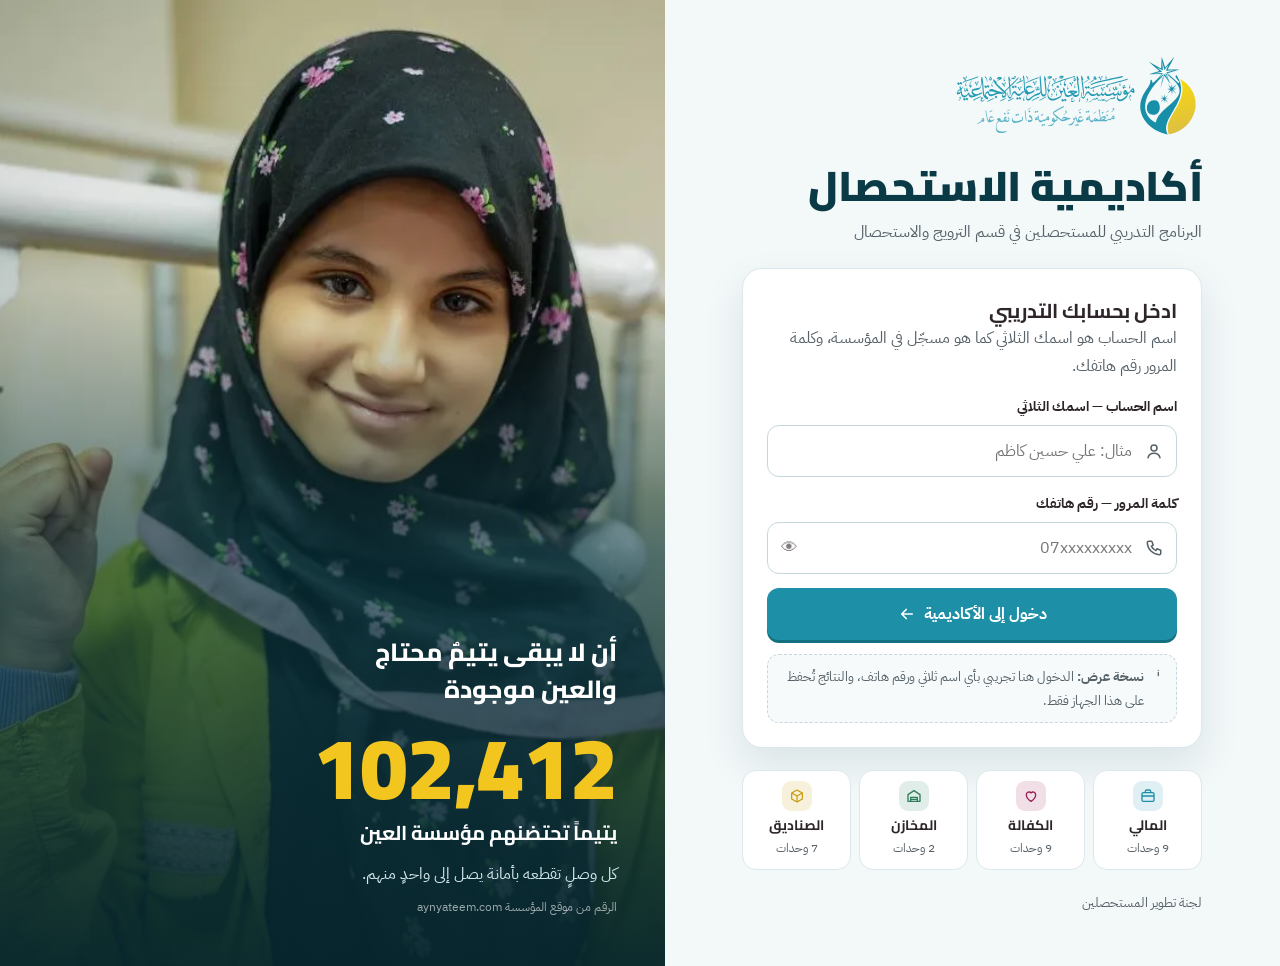
<file: index.html>
<!doctype html>
<html lang="ar" dir="rtl">
<head>
<meta charset="utf-8">
<meta name="viewport" content="width=device-width, initial-scale=1, viewport-fit=cover">
<meta name="robots" content="noindex, nofollow">
<meta name="description" content="البرنامج التدريبي للمستحصلين — قسم الترويج والاستحصال، مؤسسة العين للرعاية الاجتماعية">
<meta name="theme-color" content="#0A3A46">
<link rel="icon" href="assets/brand/emblem.svg" type="image/svg+xml">
<link rel="apple-touch-icon" href="assets/brand/touch-icon.png">
<meta name="apple-mobile-web-app-title" content="أكاديمية الاستحصال">
<title>أكاديمية الاستحصال</title>
<link rel="preconnect" href="https://fonts.googleapis.com"><link rel="preconnect" href="https://fonts.gstatic.com" crossorigin><link rel="stylesheet" href="https://fonts.googleapis.com/css2?family=Aref+Ruqaa:wght@700&family=Cairo:wght@600;700;800;900&family=IBM+Plex+Mono:wght@500;600&family=IBM+Plex+Sans+Arabic:wght@400;500;600;700&display=swap">
<link rel="stylesheet" href="styles.css">
</head>
<body>
<div id="app"></div>
<script>window.__STANDALONE=true;</script>
<script src="config.js"></script>
<script src="academy.js"></script>
</body>
</html>
</file>
<file: styles.css>
/* Layout: app shell — sticky deep-teal bar, start-side module rail, one focused module at a time. Receipt/ledger world: serials, perforations, three-copy paper. */
/* Brand: Al-Ayn Social Care Foundation — teal of the emblem, the gold sun, plum-black ink (from the logo and aynyateem.com). */
:root{
  --navy:#0A3A46; --navy-2:#0F5363; --navy-3:#06262E;
  --teal:#1D8FA7; --teal-ink:#13707F; --teal-soft:#E1F1F4;
  --sun:#F2C61F; --sun-2:#E2B10F;
  --gold:#C99A06; --gold-ink:#7A5C00; --gold-soft:#FFF5CC;
  --rose:#9A1B56; --rose-soft:#F8E6EE;
  --bg:#F3F8F9; --surface:#FFFFFF; --surface-2:#F6FAFB; --surface-3:#EAF2F4;
  --ink:#2D252A; --ink-2:#463C42; --muted:#566168; --line:#DCE8EB; --line-2:#C5D7DC;
  --ok:#11784A; --ok-soft:#E2F3E9; --bad:#B42318; --bad-soft:#FCEBE9; --warn:#A35207; --warn-soft:#FDF1DC;
  --paper:#FFFDF6; --paper-ink:#1D2A44; --copy-pink:#F7D4DD; --copy-yellow:#FAEEA8; --serial:#CF2530; --pen:#1F3FA8;
  --hdr:#0A3A46; --hdr-2:#0F5363; --hdr-fg:#FFFFFF;
  --shadow-1:0 1px 2px rgba(10,58,70,.06),0 2px 8px rgba(10,58,70,.05);
  --shadow-2:0 10px 30px rgba(10,58,70,.14);
  --r-s:8px; --r-m:12px; --r-l:18px;
  --f-display:'Cairo','IBM Plex Sans Arabic',Tahoma,sans-serif;
  --f-body:'IBM Plex Sans Arabic','Cairo',Tahoma,sans-serif;
  --f-mono:'IBM Plex Mono','Courier New',monospace;
}
@media (prefers-color-scheme: dark){ :root:not([data-theme="light"]){
  --bg:#071F25; --surface:#0C2C34; --surface-2:#10353E; --surface-3:#144049;
  --ink:#E8F1F3; --ink-2:#C8D9DD; --muted:#93AEB5; --line:#1B4652; --line-2:#265966;
  --teal:#3FB8D0; --teal-ink:#6FCFE2; --teal-soft:#0F3A44; --gold:#F2C61F; --gold-ink:#F5D560; --gold-soft:#2E2708;
  --rose:#E77AA8; --rose-soft:#3A1526;
  --ok:#5BD08E; --ok-soft:#10301F; --bad:#FF8A80; --bad-soft:#3A1717; --warn:#F5B65C; --warn-soft:#33240E;
  --hdr:#051A20; --hdr-2:#0A2F38; --shadow-1:0 1px 2px rgba(0,0,0,.4); --shadow-2:0 10px 30px rgba(0,0,0,.45);
  color-scheme:dark }}
:root[data-theme="dark"]{
  --bg:#071F25; --surface:#0C2C34; --surface-2:#10353E; --surface-3:#144049;
  --ink:#E8F1F3; --ink-2:#C8D9DD; --muted:#93AEB5; --line:#1B4652; --line-2:#265966;
  --teal:#3FB8D0; --teal-ink:#6FCFE2; --teal-soft:#0F3A44; --gold:#F2C61F; --gold-ink:#F5D560; --gold-soft:#2E2708;
  --rose:#E77AA8; --rose-soft:#3A1526;
  --ok:#5BD08E; --ok-soft:#10301F; --bad:#FF8A80; --bad-soft:#3A1717; --warn:#F5B65C; --warn-soft:#33240E;
  --hdr:#051A20; --hdr-2:#0A2F38; --shadow-1:0 1px 2px rgba(0,0,0,.4); --shadow-2:0 10px 30px rgba(0,0,0,.45);
  color-scheme:dark }

*{box-sizing:border-box}
html{-webkit-text-size-adjust:100%}
body{margin:0;background:var(--bg);color:var(--ink);font-family:var(--f-body);font-size:16px;line-height:1.75;direction:rtl}
h1,h2,h3,h4{font-family:var(--f-display);line-height:1.35;margin:0;text-wrap:balance;color:var(--ink)}
p{margin:0}
button{font:inherit;color:inherit}
a{color:var(--teal-ink)}
.num,.mono{font-family:var(--f-mono);font-variant-numeric:tabular-nums;direction:ltr;unicode-bidi:isolate}
:focus-visible{outline:3px solid var(--teal);outline-offset:2px;border-radius:6px}
@media (prefers-reduced-motion: reduce){*{animation:none!important;transition:none!important}}

/* ---------- top bar ---------- */
.topbar{position:sticky;top:env(safe-area-inset-top,0px);z-index:50;background:linear-gradient(135deg,var(--hdr),var(--hdr-2));color:var(--hdr-fg);border-bottom:3px solid var(--teal);box-shadow:0 4px 18px rgba(0,0,0,.18)}
.topbar-in{display:flex;align-items:center;gap:14px;padding:10px 20px;max-width:1440px;margin:0 auto}
.brand{display:flex;align-items:center;gap:12px;min-width:0;flex:1;text-decoration:none;color:inherit}
.mark{width:42px;height:42px;flex:none;border-radius:12px;border:2px solid var(--teal);background:rgba(255,255,255,.08);display:grid;place-items:center}
.mark svg{width:26px;height:26px}
.brand-t{min-width:0}
.brand-t b{display:block;font-family:var(--f-display);font-weight:800;font-size:1.12rem;letter-spacing:-.2px;white-space:nowrap;overflow:hidden;text-overflow:ellipsis}
.brand-t span{display:block;font-size:.76rem;color:#A8CDD5;white-space:nowrap;overflow:hidden;text-overflow:ellipsis}
.tb-actions{display:flex;align-items:center;gap:8px}
.tb-btn{display:inline-flex;align-items:center;gap:8px;height:40px;padding:0 14px;border-radius:999px;border:1px solid rgba(255,255,255,.22);background:rgba(255,255,255,.07);color:#fff;cursor:pointer;font-size:.88rem;font-weight:600;white-space:nowrap}
.tb-btn:hover{background:rgba(255,255,255,.14)}
.tb-btn svg{width:18px;height:18px}
.tb-btn .kbd{font-family:var(--f-mono);font-size:.7rem;opacity:.7;border:1px solid rgba(255,255,255,.3);border-radius:4px;padding:0 4px}
.prog-pill{text-decoration:none;color:inherit;display:flex;align-items:center;gap:10px;height:40px;padding:0 6px 0 14px;border-radius:999px;background:rgba(29,143,167,.18);border:1px solid rgba(63,184,208,.5)}
.prog-pill .ring{width:30px;height:30px}
.prog-pill small{font-size:.78rem;color:#D8F3F5;font-weight:600}
.menu-btn{display:none}

/* ---------- shell ---------- */
.shell{display:grid;grid-template-columns:300px minmax(0,1fr);gap:28px;max-width:1440px;margin:0 auto;padding:24px 20px 80px}
.rail{position:sticky;top:calc(env(safe-area-inset-top,0px) + 86px);align-self:start;max-height:calc(100vh - 110px);overflow:auto;background:var(--surface);border:1px solid var(--line);border-radius:var(--r-l);padding:14px;box-shadow:var(--shadow-1)}
.rail h4{font-size:.78rem;letter-spacing:.4px;color:var(--muted);font-weight:700;padding:6px 10px 8px}
.rail-list{list-style:none;margin:0;padding:0;display:grid;gap:2px}
.rail-item{display:grid;grid-template-columns:34px minmax(0,1fr) auto;align-items:center;gap:10px;padding:8px 10px;border-radius:10px;text-decoration:none;color:var(--ink-2);font-size:.92rem;line-height:1.45}
.rail-item:hover{background:var(--surface-2)}
.rail-item.on{background:var(--teal-soft);color:var(--ink);font-weight:700}
.rail-item .rn{width:34px;height:34px;border-radius:9px;display:grid;place-items:center;background:var(--surface-3);font-family:var(--f-mono);font-size:.8rem;font-weight:600;color:var(--muted)}
.rail-item.on .rn{background:var(--teal);color:#fff}
.rail-item.done .rn{background:var(--ok);color:#fff}
.rail-item small{display:block;color:var(--muted);font-weight:500;font-size:.74rem}
.rail-item .tag{font-size:.68rem;padding:1px 7px;border-radius:999px;background:var(--gold-soft);color:var(--gold-ink);font-weight:700;white-space:nowrap}
.rail-sep{height:1px;background:var(--line);margin:8px 6px}
.main{min-width:0}

/* ---------- generic ---------- */
.card{background:var(--surface);border:1px solid var(--line);border-radius:var(--r-l);box-shadow:var(--shadow-1)}
.pad{padding:24px}
.stack{display:grid;gap:18px}
.eyebrow{display:inline-flex;align-items:center;gap:8px;font-size:.78rem;font-weight:700;letter-spacing:.3px;color:var(--teal-ink)}
.lead{font-size:1.05rem;color:var(--ink-2)}
.muted{color:var(--muted)}
.chip{display:inline-flex;align-items:center;gap:6px;padding:4px 12px;border-radius:999px;border:1px solid var(--line-2);background:var(--surface);font-size:.86rem;cursor:pointer;color:var(--ink-2);font-weight:600}
.chip:hover{border-color:var(--teal);color:var(--teal-ink)}
.chip.on{background:var(--teal);border-color:var(--teal);color:#fff}
.chips{display:flex;flex-wrap:wrap;gap:8px}
.btn{display:inline-flex;align-items:center;justify-content:center;gap:8px;min-height:44px;padding:0 20px;border-radius:12px;border:1px solid transparent;font-weight:700;cursor:pointer;font-size:.95rem;text-decoration:none}
.btn-primary{background:var(--teal);color:#fff}
.btn-primary:hover{filter:brightness(1.08)}
.btn-navy{background:var(--navy);color:#fff}
:root[data-theme="dark"] .btn-navy{background:var(--surface-3)}
.btn-ghost{background:transparent;border-color:var(--line-2);color:var(--ink-2)}
.btn-ghost:hover{border-color:var(--teal);color:var(--teal-ink)}
.btn[disabled]{opacity:.45;cursor:not-allowed}
.btn svg{width:18px;height:18px}
.row{display:flex;flex-wrap:wrap;gap:10px;align-items:center}
.grid-2{display:grid;grid-template-columns:repeat(2,minmax(0,1fr));gap:16px}
.grid-3{display:grid;grid-template-columns:repeat(3,minmax(0,1fr));gap:16px}
.grid-4{display:grid;grid-template-columns:repeat(4,minmax(0,1fr));gap:14px}

/* callouts */
.note{display:grid;grid-template-columns:36px minmax(0,1fr);gap:12px;padding:14px 16px;border-radius:var(--r-m);border:1px solid var(--line);background:var(--surface-2)}
.note .ic{width:36px;height:36px;border-radius:10px;display:grid;place-items:center;font-weight:800;font-family:var(--f-display)}
.note b{font-family:var(--f-display)}
.note.rule{background:var(--gold-soft);border-color:color-mix(in srgb,var(--gold) 45%,transparent)}
.note.rule .ic{background:var(--gold);color:#fff}
.note.warn{background:var(--bad-soft);border-color:color-mix(in srgb,var(--bad) 35%,transparent)}
.note.warn .ic{background:var(--bad);color:#fff}
.note.tip{background:var(--teal-soft);border-color:color-mix(in srgb,var(--teal) 40%,transparent)}
.note.tip .ic{background:var(--teal);color:#fff}
.note .ic svg{width:20px;height:20px}

/* steps */
.steps{list-style:none;margin:0;padding:0;display:grid;gap:10px;counter-reset:s}
.steps>li{counter-increment:s;display:grid;grid-template-columns:38px minmax(0,1fr);gap:12px;align-items:start;padding:12px 14px;border:1px solid var(--line);border-radius:var(--r-m);background:var(--surface)}
.steps>li::before{content:counter(s);width:38px;height:38px;border-radius:50%;display:grid;place-items:center;background:var(--navy);color:#fff;font-family:var(--f-mono);font-weight:600;font-size:.9rem}
:root[data-theme="dark"] .steps>li::before{background:var(--teal)}
@media (prefers-color-scheme: dark){:root:not([data-theme="light"]) .steps>li::before{background:var(--teal)}}
.steps.letters>li::before{content:attr(data-l);font-family:var(--f-display)}
.bul{margin:0;padding:0 20px 0 0;display:grid;gap:6px}
.bul li::marker{color:var(--teal)}

/* module header */
.mod-head{position:relative;overflow:hidden;padding:26px 28px;border-radius:var(--r-l);background:linear-gradient(135deg,var(--hdr) 0%,var(--hdr-2) 70%);color:#fff;box-shadow:var(--shadow-2)}
.mod-head h1{color:#fff;font-size:clamp(1.5rem,3.2vw,2.1rem);font-weight:800}
.mod-head p{color:#C9D6EA;max-width:62ch;margin-top:8px}
.mod-head .serial{display:inline-flex;align-items:center;gap:10px;margin-bottom:10px;font-size:.82rem;color:#F2C61F}
.mod-head .serial i{font-family:var(--f-mono);letter-spacing:1px;direction:ltr;unicode-bidi:isolate;font-style:normal;background:rgba(255,255,255,.1);padding:2px 10px;border-radius:6px;border:1px dashed rgba(159,230,236,.5)}
.mod-head .meta{display:flex;flex-wrap:wrap;gap:8px;margin-top:16px}
.mod-head .meta span{font-size:.8rem;padding:4px 12px;border-radius:999px;background:rgba(255,255,255,.1);border:1px solid rgba(255,255,255,.18)}
.mod-head .perf{position:absolute;inset-inline-start:0;bottom:-1px;width:100%;height:10px;background:radial-gradient(circle at 8px 10px,var(--bg) 6px,transparent 6.5px) repeat-x;background-size:16px 10px}
.sec{display:grid;gap:14px}
.sec>h2{font-size:1.28rem;font-weight:800;display:flex;align-items:center;gap:10px}
.sec>h2::before{content:"";width:6px;height:22px;border-radius:3px;background:var(--teal)}
.sec>p{color:var(--ink-2);max-width:72ch}
.learn{display:grid;grid-template-columns:repeat(auto-fit,minmax(200px,1fr));gap:10px}
.learn div{display:flex;gap:10px;align-items:flex-start;padding:12px 14px;border-radius:var(--r-m);background:var(--surface-2);border:1px solid var(--line);font-size:.92rem}
.learn div::before{content:"✓";flex:none;width:22px;height:22px;border-radius:50%;display:grid;place-items:center;background:var(--teal-soft);color:var(--teal-ink);font-weight:800;font-size:.8rem}

/* figures */
.fig{margin:0;border:1px solid var(--line);border-radius:var(--r-m);overflow:hidden;background:var(--surface-2)}
.fig button{display:block;width:100%;padding:0;border:0;background:none;cursor:zoom-in}
.fig img{display:block;width:100%;height:auto}
.fig figcaption{padding:8px 12px;font-size:.84rem;color:var(--muted);border-top:1px solid var(--line);background:var(--surface)}
.figs{display:grid;grid-template-columns:repeat(auto-fill,minmax(170px,1fr));gap:12px}
.lightbox{position:fixed;inset:0;z-index:200;background:rgba(6,12,24,.86);display:grid;place-items:center;padding:24px}
.lightbox img{max-width:min(1200px,96vw);max-height:84vh;border-radius:10px;box-shadow:0 20px 60px rgba(0,0,0,.5);background:#fff}
.lightbox p{color:#E6EDF7;margin-top:12px;text-align:center}
.lightbox .x{position:absolute;top:calc(env(safe-area-inset-top,0px) + 14px);left:16px;width:44px;height:44px;border-radius:50%;border:0;background:rgba(255,255,255,.15);color:#fff;font-size:1.4rem;cursor:pointer}

/* nav footer */
.mod-foot{display:flex;justify-content:space-between;align-items:center;gap:12px;flex-wrap:wrap;padding:18px 20px;border-radius:var(--r-l);border:1px dashed var(--line-2);background:var(--surface)}

/* quick check */
.qc{border:1px solid var(--line);border-radius:var(--r-l);overflow:hidden;background:var(--surface)}
.qc-h{display:flex;align-items:center;gap:10px;padding:12px 18px;background:var(--surface-2);border-bottom:1px solid var(--line);font-family:var(--f-display);font-weight:800}
.qc-b{padding:18px;display:grid;gap:12px}
.q-text{font-weight:700;color:var(--ink)}
.opts{display:grid;gap:8px}
.opt{display:flex;gap:12px;align-items:flex-start;text-align:start;width:100%;padding:12px 14px;border-radius:12px;border:1.5px solid var(--line-2);background:var(--surface);cursor:pointer;font-size:.95rem;line-height:1.6}
.opt:hover{border-color:var(--teal)}
.opt .k{flex:none;width:26px;height:26px;border-radius:7px;display:grid;place-items:center;background:var(--surface-3);font-family:var(--f-display);font-weight:800;font-size:.8rem}
.opt.ok{border-color:var(--ok);background:var(--ok-soft)}
.opt.ok .k{background:var(--ok);color:#fff}
.opt.no{border-color:var(--bad);background:var(--bad-soft)}
.opt.no .k{background:var(--bad);color:#fff}
.opt.sel{border-color:var(--teal);background:var(--teal-soft)}
.opt[disabled]{cursor:default}
.why{padding:12px 14px;border-radius:12px;background:var(--surface-2);border:1px solid var(--line);font-size:.92rem}

/* ---------- home ---------- */
.hero{display:grid;grid-template-columns:minmax(0,1.25fr) minmax(0,.9fr);gap:28px;align-items:center;padding:30px;border-radius:24px;background:linear-gradient(140deg,var(--hdr) 0%,var(--hdr-2) 62%,#0E5E73 130%);color:#fff;box-shadow:var(--shadow-2);position:relative;overflow:hidden}
.hero::after{content:"";position:absolute;inset:auto -80px -120px auto;width:340px;height:340px;border-radius:50%;background:radial-gradient(circle,rgba(63,184,208,.25),transparent 65%);pointer-events:none}
.hero h1{color:#fff;font-size:clamp(1.65rem,3.9vw,2.7rem);font-weight:900;letter-spacing:-.5px}
.hero h1 em{font-style:normal;color:#7FE0E8}
.hero .lead{color:#CFDAEA;margin-top:12px;max-width:54ch}
.hero .stats{display:flex;flex-wrap:wrap;gap:10px;margin-top:20px}
.hero .stat{padding:10px 16px;border-radius:14px;background:rgba(255,255,255,.08);border:1px solid rgba(255,255,255,.16);min-width:110px}
.hero .stat b{display:block;font-family:var(--f-mono);font-size:1.4rem;color:#fff}
.hero .stat span{font-size:.78rem;color:#B9C8DE}
.hero .cta{display:flex;flex-wrap:wrap;gap:10px;margin-top:22px}
.hero .btn-ghost{color:#fff;border-color:rgba(255,255,255,.35)}

/* thermal receipt in hero */
.thermal{position:relative;z-index:1;justify-self:center;width:min(330px,100%);background:var(--paper);color:var(--paper-ink);border-radius:4px 4px 0 0;padding:20px 20px 26px;font-family:var(--f-mono);font-size:.8rem;box-shadow:0 18px 40px rgba(0,0,0,.35);transform:rotate(-1.5deg);animation:printIn 1.1s cubic-bezier(.2,.8,.2,1) both}
.thermal::after{content:"";position:absolute;left:0;right:0;bottom:-10px;height:10px;background:linear-gradient(-45deg,transparent 7px,var(--paper) 7px) 0 0/14px 10px repeat-x,linear-gradient(45deg,transparent 7px,var(--paper) 7px) 0 0/14px 10px repeat-x}
@keyframes printIn{from{clip-path:inset(0 0 100% 0)}to{clip-path:inset(0 0 -20px 0)}}
.thermal .th{text-align:center;font-family:var(--f-display);font-weight:800;font-size:.95rem;direction:rtl}
.thermal .th small{display:block;font-weight:600;font-size:.72rem;color:#5d6b84}
.thermal hr{border:0;border-top:1.5px dashed #9AA6B8;margin:10px 0}
.thermal .ln{display:flex;justify-content:space-between;gap:8px;direction:rtl;font-family:var(--f-body);font-size:.8rem;padding:2px 0}
.thermal .ln span:last-child{font-family:var(--f-mono);white-space:nowrap}
.thermal .ln.done span:first-child{color:#11784A}
.thermal .tot{display:flex;justify-content:space-between;direction:rtl;font-family:var(--f-display);font-weight:800;font-size:.95rem}
.thermal .ser{display:flex;justify-content:space-between;direction:rtl;font-size:.74rem}
.thermal .ser b{direction:ltr;unicode-bidi:isolate;color:var(--serial);font-family:var(--f-mono);font-size:.9rem;letter-spacing:1px}
.thermal .bc{height:34px;margin-top:10px;background:repeating-linear-gradient(90deg,#1D2A44 0 2px,transparent 2px 4px,#1D2A44 4px 5px,transparent 5px 8px,#1D2A44 8px 11px,transparent 11px 12px)}

.roles{display:grid;grid-template-columns:repeat(3,minmax(0,1fr));gap:14px}
.role{position:relative;text-align:start;padding:18px;border-radius:var(--r-l);border:1.5px solid var(--line);background:var(--surface);cursor:pointer;display:grid;gap:8px;box-shadow:var(--shadow-1);transition:border-color .15s, transform .15s}
.role:hover{border-color:var(--teal);transform:translateY(-2px)}
.role.on{border-color:var(--teal);background:var(--teal-soft)}
.role .ri{width:46px;height:46px;border-radius:12px;display:grid;place-items:center;background:var(--navy);color:#fff}
.role .ri svg{width:24px;height:24px}
.role h3{font-size:1.05rem}
.role p{font-size:.86rem;color:var(--muted)}
.role .check{position:absolute;top:14px;left:14px;width:24px;height:24px;border-radius:50%;border:2px solid var(--line-2);display:grid;place-items:center}
.role.on .check{background:var(--teal);border-color:var(--teal);color:#fff}
.field{display:grid;gap:6px}
.field label{font-weight:700;font-size:.9rem}
.input{width:100%;min-height:46px;padding:10px 14px;border-radius:12px;border:1.5px solid var(--line-2);background:var(--surface);color:var(--ink);font:inherit}
.input:focus{border-color:var(--teal);outline:none;box-shadow:0 0 0 4px color-mix(in srgb,var(--teal) 20%,transparent)}
.golden{display:grid;grid-template-columns:auto minmax(0,1fr);gap:18px;align-items:center;padding:22px 26px;border-radius:var(--r-l);background:var(--gold-soft);border:1px solid color-mix(in srgb,var(--gold) 40%,transparent)}
.golden .seal{width:64px;height:64px;border-radius:50%;border:3px double var(--gold);display:grid;place-items:center;color:var(--gold-ink);font-family:var(--f-display);font-weight:900;font-size:.72rem;text-align:center;line-height:1.2;transform:rotate(-12deg)}
.golden q{font-family:var(--f-display);font-size:clamp(1.1rem,2.4vw,1.45rem);font-weight:800;color:var(--ink);quotes:"«" "»"}
.golden small{display:block;color:var(--muted);margin-top:4px}
.path{display:grid;grid-template-columns:repeat(auto-fill,minmax(250px,1fr));gap:12px}
.path a{display:grid;grid-template-columns:44px minmax(0,1fr);gap:12px;align-items:center;padding:14px;border-radius:var(--r-m);border:1px solid var(--line);background:var(--surface);text-decoration:none;color:var(--ink)}
.path a:hover{border-color:var(--teal)}
.path .pn{width:44px;height:44px;border-radius:11px;display:grid;place-items:center;background:var(--surface-3);font-family:var(--f-mono);font-weight:600;color:var(--muted)}
.path a.done .pn{background:var(--ok);color:#fff}
.path b{display:block;font-family:var(--f-display);font-size:.98rem}
.path small{color:var(--muted);font-size:.78rem}
.method{display:grid;grid-template-columns:repeat(4,minmax(0,1fr));gap:12px}
.method div{padding:14px;border-radius:var(--r-m);background:var(--surface);border:1px solid var(--line)}
.method b{display:block;font-family:var(--f-display);margin-bottom:4px}
.method span{font-size:.85rem;color:var(--muted)}

/* ---------- POS simulator ---------- */
.sim{display:grid;grid-template-columns:minmax(0,1fr) 340px;gap:22px;align-items:start}
.sim-side{display:grid;gap:14px}
.mob-real{display:none;margin-top:12px}
.scn-tabs{display:flex;gap:8px;flex-wrap:wrap}
.task{padding:16px 18px;border-radius:var(--r-l);background:var(--navy);color:#fff;display:grid;gap:8px}
:root[data-theme="dark"] .task{background:var(--surface-3)}
@media (prefers-color-scheme: dark){:root:not([data-theme="light"]) .task{background:var(--surface-3)}}
.task .tk{font-size:.76rem;color:#F2C61F;font-weight:700;letter-spacing:.3px}
.task p{font-size:1rem;line-height:1.7}
.task .bar{height:6px;border-radius:3px;background:rgba(255,255,255,.15);overflow:hidden}
.task .bar i{display:block;height:100%;background:var(--teal);transition:width .3s}
.hint{padding:10px 14px;border-radius:12px;font-size:.9rem;display:none}
.hint.show{display:block}
.hint.bad{background:var(--bad-soft);color:var(--bad);border:1px solid color-mix(in srgb,var(--bad) 35%,transparent)}
.hint.good{background:var(--ok-soft);color:var(--ok);border:1px solid color-mix(in srgb,var(--ok) 35%,transparent)}
.real{display:grid;grid-template-columns:90px minmax(0,1fr);gap:12px;align-items:center;padding:10px;border-radius:var(--r-m);border:1px solid var(--line);background:var(--surface)}
.real img{width:90px;border-radius:8px;border:1px solid var(--line)}
.real button{padding:0;border:0;background:none;cursor:zoom-in}
.real small{display:block;color:var(--muted);font-size:.8rem}

.phone{position:relative;width:320px;max-width:100%;margin:0 auto;aspect-ratio:9/18.5;border-radius:38px;background:#0E1626;padding:12px;box-shadow:0 30px 60px rgba(10,20,40,.35),inset 0 0 0 2px #2A3A56}
.phone::before{content:"";position:absolute;top:18px;left:50%;transform:translateX(-50%);width:90px;height:20px;border-radius:12px;background:#0E1626;z-index:5}
.scr{position:relative;width:100%;height:100%;border-radius:28px;overflow:hidden;background:#F4F7FA;color:#1C2B3F;display:flex;flex-direction:column;font-size:13px;line-height:1.5;direction:rtl;font-family:var(--f-body)}
.s-bar{height:28px;flex:none;background:#0F6E95}
.s-hdr{flex:none;display:flex;align-items:center;justify-content:space-between;padding:8px 12px;background:linear-gradient(180deg,#0F6E95,#1A8FB8);color:#fff}
.s-hdr b{font-family:var(--f-display);font-size:14px}
.s-ic{width:34px;height:34px;border-radius:10px;border:0;background:rgba(255,255,255,.14);color:#fff;display:grid;place-items:center;cursor:pointer;position:relative}
.s-ic svg{width:20px;height:20px}
.s-ic .badge{position:absolute;top:-3px;left:-3px;min-width:16px;height:16px;border-radius:8px;background:#F2C230;color:#1C2B3F;font-size:10px;font-weight:800;display:grid;place-items:center}
.s-body{flex:1;overflow:auto;padding:10px;display:flex;flex-direction:column;gap:8px}
.s-title{font-family:var(--f-display);font-weight:800;text-align:center;color:#0F6E95;font-size:14px;padding:4px 0}
.s-search{display:flex;gap:6px;align-items:center;background:#fff;border:1px solid #D5DEE8;border-radius:10px;padding:4px 6px}
.s-search input{flex:1;min-width:0;border:0;background:transparent;font:inherit;font-size:12.5px;padding:6px;color:#1C2B3F}
.s-mini{width:30px;height:30px;border-radius:8px;border:1px solid #D5DEE8;background:#F4F7FA;display:grid;place-items:center;cursor:pointer;color:#0F6E95}
.s-mini svg{width:18px;height:18px}
.s-card{display:flex;align-items:center;gap:10px;background:#fff;border:1px solid #DFE6EF;border-radius:12px;padding:8px}
.s-card .em{width:40px;height:40px;border-radius:10px;display:grid;place-items:center;font-size:20px;flex:none}
.s-card .nm{flex:1;font-weight:700;font-size:12.5px}
.s-card button{border:0;border-radius:8px;background:#22A6C7;color:#fff;font-size:11.5px;font-weight:700;padding:5px 10px;cursor:pointer}
.s-field{display:grid;gap:2px}
.s-field label{font-size:11px;color:#6B7B90}
.s-field input,.s-field select{border:0;border-bottom:1.5px solid #C7D2DE;background:transparent;padding:5px 2px;font:inherit;font-size:12.5px;color:#1C2B3F;border-radius:0}
.s-field input:focus,.s-field select:focus{outline:none;border-bottom-color:#F2C230}
.s-btn{border:1.5px solid #22A6C7;background:#fff;color:#0F6E95;border-radius:22px;padding:8px;font-weight:700;font-size:12.5px;cursor:pointer;width:100%}
.s-btn.fill{background:#22A6C7;color:#fff}
.s-row{display:flex;gap:8px}
.s-row>*{flex:1}
.s-nav{flex:none;display:grid;grid-template-columns:repeat(3,1fr);border-top:1px solid #DFE6EF;background:#fff}
.s-nav button{border:0;background:none;padding:7px 2px 9px;font-size:10.5px;color:#6B7B90;cursor:pointer;display:grid;justify-items:center;gap:2px}
.s-nav button svg{width:20px;height:20px}
.s-nav button.cur{color:#0F6E95;font-weight:800}
.s-chip{align-self:flex-start;display:inline-flex;gap:6px;align-items:center;background:#E3F3F8;color:#0F6E95;border-radius:999px;padding:3px 10px;font-size:11.5px;font-weight:700}
.s-empty{text-align:center;color:#8C99AB;font-size:12px;padding:16px 8px;border:1px dashed #C7D2DE;border-radius:10px;background:#fff}
.s-err{color:#C0352B;font-size:11.5px;font-weight:700}
.s-big{display:grid;grid-template-columns:1fr 1fr;gap:10px;padding:10px 0}
.s-big button{aspect-ratio:1;border-radius:16px;border:1.5px solid #DFE6EF;background:#fff;display:grid;place-items:center;align-content:center;gap:6px;cursor:pointer;font-weight:800;color:#0F6E95}
.s-big button svg{width:34px;height:34px}
.s-paybox{background:#fff;border-radius:14px;border:1px solid #DFE6EF;overflow:hidden}
.s-paybox h5{margin:0;background:#155F8A;color:#fff;text-align:center;padding:8px;font-family:var(--f-display);font-size:13px}
.s-paybox .pv{padding:8px 12px;display:grid;gap:4px}
.s-paybox .pv span{color:#7A889B;font-size:11px}
.s-paybox .pv b{color:#0E4C8A;font-size:12.5px}
.s-check{display:flex;gap:8px;align-items:flex-start;font-size:11.5px;padding:6px 8px;border-radius:8px;background:#FFF8DD;border:1px solid #F2D27A;cursor:pointer}
.s-check input{margin-top:3px}
.tgt{animation:pulse 1.4s ease-in-out infinite;position:relative;z-index:2}
@keyframes pulse{0%,100%{box-shadow:0 0 0 0 rgba(242,194,48,.0)}50%{box-shadow:0 0 0 5px rgba(242,194,48,.85)}}
.scan{position:absolute;inset:0;background:rgba(10,20,35,.88);display:grid;place-items:center;z-index:10;color:#fff;text-align:center;gap:10px;align-content:center}
.scan .qrbox{width:150px;height:150px;border:3px solid #3FB8D0;border-radius:14px;position:relative;overflow:hidden;background:#fff}
.scan .qrbox img{width:100%;height:100%}
.scan .qrbox::after{content:"";position:absolute;left:0;right:0;height:3px;background:#3FB8D0;box-shadow:0 0 12px #3FB8D0;animation:scanl 1.2s linear infinite}
@keyframes scanl{from{top:0}to{top:100%}}
.printout{position:absolute;left:50%;top:-8px;transform:translateX(-50%);width:230px;z-index:12;background:var(--paper);color:var(--paper-ink);padding:14px 14px 18px;font-size:11px;box-shadow:0 14px 30px rgba(0,0,0,.35);animation:printOut 1.6s cubic-bezier(.2,.8,.2,1) both;direction:rtl}
@keyframes printOut{from{clip-path:inset(0 0 100% 0);transform:translate(-50%,-40px)}to{clip-path:inset(0 0 -12px 0);transform:translate(-50%,0)}}
.printout::after{content:"";position:absolute;left:0;right:0;bottom:-8px;height:8px;background:linear-gradient(-45deg,transparent 6px,var(--paper) 6px) 0 0/12px 8px repeat-x,linear-gradient(45deg,transparent 6px,var(--paper) 6px) 0 0/12px 8px repeat-x}
.printout .h{text-align:center;font-family:var(--f-display);font-weight:800;font-size:12px}
.printout hr{border:0;border-top:1px dashed #9AA6B8;margin:6px 0}
.printout .l{display:flex;justify-content:space-between;gap:6px}
.printout .wm{margin-top:8px;text-align:center;font-weight:800;color:var(--serial);border:1.5px dashed var(--serial);border-radius:6px;padding:2px;font-size:10px}
.sim-done{display:grid;gap:12px;padding:18px;border-radius:var(--r-l);background:var(--ok-soft);border:1px solid color-mix(in srgb,var(--ok) 35%,transparent)}
.sim-done h3{color:var(--ok)}

/* ---------- classifier ---------- */
.finder{display:grid;gap:14px}
.finder-box{position:relative}
.finder-box input{width:100%;min-height:58px;padding:12px 52px 12px 16px;border-radius:16px;border:2px solid var(--line-2);background:var(--surface);color:var(--ink);font:inherit;font-size:1.08rem;box-shadow:var(--shadow-1)}
.finder-box input:focus{outline:none;border-color:var(--teal);box-shadow:0 0 0 5px color-mix(in srgb,var(--teal) 18%,transparent)}
.finder-box svg{position:absolute;right:16px;top:50%;transform:translateY(-50%);width:24px;height:24px;color:var(--muted)}
.res-meta{font-size:.86rem;color:var(--muted)}
.results{display:grid;gap:8px}
.res{display:grid;grid-template-columns:minmax(0,1fr) auto;gap:12px;align-items:center;padding:12px 14px;border-radius:var(--r-m);border:1px solid var(--line);background:var(--surface)}
.res .st{font-weight:600}
.res .st mark{background:color-mix(in srgb,var(--gold) 30%,transparent);color:inherit;border-radius:3px;padding:0 2px}
.res .ty{font-size:.82rem;color:var(--muted)}
.codebadge{display:grid;justify-items:center;min-width:70px;padding:6px 10px;border-radius:10px;background:var(--navy);color:#fff}
:root[data-theme="dark"] .codebadge{background:var(--teal-soft);color:var(--teal-ink)}
@media (prefers-color-scheme: dark){:root:not([data-theme="light"]) .codebadge{background:var(--teal-soft);color:var(--teal-ink)}}
.codebadge small{font-size:.66rem;opacity:.8}
.codebadge b{font-family:var(--f-mono);font-size:1.15rem;line-height:1.1}
.codes{display:grid;grid-template-columns:repeat(auto-fill,minmax(210px,1fr));gap:10px}
.code{display:grid;grid-template-columns:46px minmax(0,1fr);gap:10px;align-items:center;text-align:start;padding:10px 12px;border-radius:var(--r-m);border:1px solid var(--line);background:var(--surface);cursor:pointer}
.code:hover{border-color:var(--teal)}
.code .cn{width:46px;height:46px;border-radius:10px;display:grid;place-items:center;background:var(--surface-3);font-family:var(--f-mono);font-weight:600;font-size:1.05rem;color:var(--ink-2)}
.code b{display:block;font-family:var(--f-display);font-size:.92rem;line-height:1.35}
.code small{color:var(--muted);font-size:.74rem}
.code.open{grid-column:1/-1;border-color:var(--teal);background:var(--teal-soft)}
.code.open .cn{background:var(--teal);color:#fff}
.code ul{grid-column:1/-1;margin:6px 0 0;padding:0 20px 0 0;display:grid;gap:4px;font-size:.92rem}

/* sorter game */
.sorter{display:grid;gap:14px}
.sort-card{padding:18px;border-radius:var(--r-l);border:2px dashed var(--line-2);background:var(--surface);text-align:center;display:grid;gap:6px}
.sort-card .lab{font-size:.78rem;color:var(--muted);font-weight:700}
.sort-card b{font-family:var(--f-display);font-size:1.2rem}
.bins{display:grid;grid-template-columns:repeat(3,minmax(0,1fr));gap:10px}
.bin{padding:14px 10px;border-radius:var(--r-m);border:1.5px solid var(--line-2);background:var(--surface-2);cursor:pointer;display:grid;gap:4px;justify-items:center;text-align:center}
.bin:hover{border-color:var(--teal)}
.bin svg{width:28px;height:28px;color:var(--teal-ink)}
.bin b{font-family:var(--f-display);font-size:.95rem}
.bin small{font-size:.74rem;color:var(--muted)}
.bin.ok{border-color:var(--ok);background:var(--ok-soft)}
.bin.no{border-color:var(--bad);background:var(--bad-soft)}

/* shariah map */
.smap{display:grid;gap:16px}
.smap-root{justify-self:center;padding:12px 26px;border-radius:14px;background:var(--navy);color:#fff;font-family:var(--f-display);font-weight:800;font-size:1.1rem;text-align:center}
:root[data-theme="dark"] .smap-root{background:var(--teal);color:#06202A}
@media (prefers-color-scheme: dark){:root:not([data-theme="light"]) .smap-root{background:var(--teal);color:#06202A}}
.smap-cols{display:grid;grid-template-columns:repeat(3,minmax(0,1fr));gap:14px;position:relative}
.smap-col{display:grid;gap:10px;align-content:start;padding:14px;border-radius:var(--r-l);border:1.5px solid var(--line);background:var(--surface);position:relative}
.smap-col::before{content:"";position:absolute;top:-17px;left:50%;width:2px;height:16px;background:var(--line-2)}
.smap-col h3{font-size:1.02rem;text-align:center;padding:8px;border-radius:10px;background:var(--surface-3)}
.smap-col.imam h3{background:var(--teal-soft);color:var(--teal-ink)}
.smap-col.sada h3{background:var(--gold-soft);color:var(--gold-ink)}
.leaf{display:grid;gap:6px;text-align:start;padding:12px;border-radius:12px;border:1.5px solid var(--line);background:var(--surface-2);cursor:pointer;font-size:.88rem}
.leaf:hover,.leaf.on{border-color:var(--teal)}
.leaf.on{background:var(--teal-soft)}
.leaf .lq{font-weight:800;font-family:var(--f-display);font-size:.92rem}
.leaf .kv{display:grid;grid-template-columns:auto minmax(0,1fr);gap:2px 8px}
.leaf .kv span{color:var(--muted)}
.leaf .kv b{font-weight:700}
.leaf .scr-tag{justify-self:start;font-size:.72rem;font-weight:800;padding:1px 8px;border-radius:999px;background:var(--navy);color:#fff}
:root[data-theme="dark"] .leaf .scr-tag{background:var(--surface-3)}
.mirror{display:grid;grid-template-columns:repeat(2,minmax(0,1fr));gap:0;border-radius:var(--r-l);overflow:hidden;border:1.5px solid var(--line)}
.mirror div{padding:16px;display:grid;gap:6px;text-align:center}
.mirror div:first-child{background:var(--teal-soft)}
.mirror div:last-child{background:var(--gold-soft)}
.mirror b{font-family:var(--f-display);font-size:1.05rem}
.mirror .slot{display:grid;grid-template-columns:1fr 1fr;gap:6px;font-size:.84rem}
.mirror .slot span{padding:8px;border-radius:8px;background:var(--surface);border:1px solid var(--line)}
.mirror .slot span.hit{border-color:var(--ink);font-weight:800}

/* wizard */
.wiz{display:grid;gap:14px}
.wiz-trail{display:flex;flex-wrap:wrap;gap:6px;align-items:center;font-size:.84rem}
.wiz-trail span{padding:3px 10px;border-radius:999px;background:var(--surface-3);color:var(--ink-2)}
.wiz-trail i{font-style:normal;color:var(--muted)}
.wiz-q{font-family:var(--f-display);font-weight:800;font-size:1.15rem}
.wiz-opts{display:grid;grid-template-columns:repeat(auto-fit,minmax(220px,1fr));gap:10px}
.wiz-opt{text-align:start;padding:14px 16px;border-radius:var(--r-m);border:1.5px solid var(--line-2);background:var(--surface);cursor:pointer;display:grid;gap:4px}
.wiz-opt:hover{border-color:var(--teal);background:var(--teal-soft)}
.wiz-opt b{font-family:var(--f-display)}
.wiz-opt small{color:var(--muted);font-size:.82rem}
.verdict{display:grid;gap:12px;padding:18px;border-radius:var(--r-l);border:2px solid var(--teal);background:var(--surface)}
.verdict .vh{display:flex;align-items:center;gap:12px}
.verdict .vh .vb{padding:4px 14px;border-radius:999px;font-family:var(--f-display);font-weight:800;font-size:.95rem}
.vb.void{background:var(--bad);color:#fff}
.vb.edit{background:var(--teal);color:#fff}
.vb.case{background:var(--gold);color:#fff}

/* paper receipt */
.copies{display:flex;gap:8px;flex-wrap:wrap}
.copy-tab{display:inline-flex;align-items:center;gap:8px;padding:6px 14px;border-radius:999px;border:1.5px solid var(--line-2);background:var(--surface);cursor:pointer;font-weight:700;font-size:.88rem}
.copy-tab i{width:16px;height:16px;border-radius:4px;border:1px solid #AAB6C6}
.copy-tab.on{border-color:var(--ink)}
.receipt-wrap{display:grid;grid-template-columns:minmax(0,1.4fr) minmax(0,1fr);gap:18px;align-items:start}
.paper{position:relative;background:var(--paper);color:var(--paper-ink);border-radius:6px;border:1px solid #D7DCE4;box-shadow:0 2px 0 #E7E2D3,0 4px 0 #EFE9D7,var(--shadow-2);padding:18px 20px 16px;font-size:.9rem;overflow:hidden}
.paper.pink{background:var(--copy-pink)}
.paper.yellow{background:var(--copy-yellow)}
.paper::before{content:"";position:absolute;inset-inline-start:0;top:0;bottom:0;width:10px;background:radial-gradient(circle at 5px 8px,#CFC8B4 2.2px,transparent 2.6px) 0 0/10px 16px repeat-y;opacity:.8}
.p-head{display:flex;justify-content:space-between;align-items:flex-start;gap:10px;border-bottom:1.5px solid #3D6FA8;padding-bottom:8px;margin-bottom:10px}
.p-org{font-family:var(--f-display);font-weight:800;color:#2F6EA8;font-size:1rem;line-height:1.3}
.p-org small{display:block;font-family:var(--f-body);font-size:.66rem;letter-spacing:.6px;color:#5E7FA2;direction:ltr;text-align:right}
.p-ser{text-align:left;font-size:.78rem}
.p-ser b{display:block;color:var(--serial);font-family:var(--f-mono);font-size:1.25rem;letter-spacing:1.5px;direction:ltr}
.p-kind{display:inline-block;margin-top:4px;color:#2F6EA8;font-weight:800;font-size:.86rem}
.p-line{display:grid;grid-template-columns:auto minmax(0,1fr);gap:8px;align-items:end;padding:6px 6px;border-radius:6px;cursor:pointer;position:relative}
.p-line:hover{background:rgba(47,110,168,.08)}
.p-line>span{font-weight:700;color:#2B4A6E;font-size:.86rem;white-space:nowrap}
.p-line>em{font-style:normal;border-bottom:1.5px dotted #8EA1B8;min-height:26px;color:var(--pen);font-family:'Aref Ruqaa',var(--f-display);font-weight:700;font-size:1.05rem;padding-inline:4px}
.p-line.hot{outline:2px solid var(--teal);background:rgba(29,143,167,.08)}
.p-line.err{outline:2px solid var(--bad);background:rgba(180,35,24,.08)}
.p-line.okx{outline:2px solid var(--ok);background:rgba(17,120,74,.08)}
.p-line .pin{position:absolute;top:-8px;left:-6px;width:20px;height:20px;border-radius:50%;background:var(--teal);color:#fff;font-size:.7rem;font-weight:800;display:grid;place-items:center;font-family:var(--f-mono)}
.p-boxes{display:flex;gap:2px;direction:ltr;justify-content:flex-end}
.p-boxes i{width:20px;height:24px;border:1px solid #8EA1B8;font-style:normal;display:grid;place-items:center;color:var(--pen);font-family:var(--f-mono);font-size:.8rem}
.p-note{margin-top:10px;font-size:.72rem;color:#C0392B;line-height:1.6}
.p-sign{display:flex;justify-content:space-between;align-items:flex-end;margin-top:6px;font-size:.78rem;color:#2B4A6E}
.stamp{position:absolute;top:40px;left:34%;width:78px;height:78px;border-radius:50%;border:2.5px solid rgba(207,37,48,.75);color:rgba(207,37,48,.85);display:grid;place-items:center;text-align:center;font-family:var(--f-display);font-weight:800;font-size:.6rem;line-height:1.25;transform:rotate(-14deg);pointer-events:none}
.p-explain{display:grid;gap:10px;align-content:start}
.p-explain .ex{padding:14px 16px;border-radius:var(--r-m);border:1px solid var(--line);background:var(--surface)}
.p-explain .ex h4{font-size:1rem;margin-bottom:4px}
.dest{display:grid;grid-template-columns:repeat(3,minmax(0,1fr));gap:10px}
.dest div{padding:12px;border-radius:var(--r-m);border:1px solid #D7DCE4;color:var(--paper-ink);display:grid;gap:4px}
.dest div b{font-family:var(--f-display)}
.dest div small{font-size:.8rem}
.score-pill{display:inline-flex;gap:6px;align-items:center;padding:4px 12px;border-radius:999px;background:var(--surface-3);font-weight:700;font-size:.86rem}

/* settlement journeys */
.journey{display:grid;gap:0;position:relative}
.jstep{display:grid;grid-template-columns:120px 30px minmax(0,1fr);gap:12px;align-items:start;position:relative}
.jstep .who{justify-self:end;margin-top:6px;font-size:.76rem;font-weight:800;padding:3px 10px;border-radius:999px;white-space:nowrap;text-align:center}
.who.c{background:var(--teal-soft);color:var(--teal-ink)}
.who.s{background:var(--surface-3);color:var(--ink-2)}
.who.k{background:var(--gold-soft);color:var(--gold-ink)}
.who.a{background:var(--bad-soft);color:var(--bad)}
.jstep .dot{width:30px;height:30px;border-radius:50%;border:2px solid var(--teal);background:var(--surface);display:grid;place-items:center;font-family:var(--f-mono);font-size:.78rem;font-weight:600;z-index:1;margin-top:2px}
.jstep::before{content:"";position:absolute;right:calc(120px + 12px + 14px);top:30px;bottom:-4px;width:2px;background:var(--line-2)}
.jstep:last-child::before{display:none}
.jstep .jt{padding:4px 0 18px}
.jstep .jt b{font-family:var(--f-display)}
.jstep.last .dot{background:var(--ok);border-color:var(--ok);color:#fff}
.bring{display:flex;flex-wrap:wrap;gap:10px}
.bring span{display:inline-flex;align-items:center;gap:8px;padding:8px 14px;border-radius:12px;background:var(--surface);border:1.5px solid var(--line-2);font-weight:700}
.bring svg{width:20px;height:20px;color:var(--teal-ink)}
.tabs{display:flex;gap:6px;flex-wrap:wrap;padding:4px;border-radius:14px;background:var(--surface-3)}
.tab{border:0;background:transparent;padding:8px 14px;border-radius:10px;cursor:pointer;font-weight:700;font-size:.9rem;color:var(--ink-2)}
.tab.on{background:var(--surface);color:var(--ink);box-shadow:var(--shadow-1)}

/* doc replicas */
.doc{background:var(--paper);color:var(--paper-ink);border:1px solid #D7DCE4;border-radius:8px;padding:16px;font-size:.82rem;box-shadow:var(--shadow-1);overflow-x:auto}
.doc .dh{display:flex;justify-content:space-between;align-items:center;gap:10px;margin-bottom:10px}
.doc .dt{background:#E8ECF1;border-radius:10px;padding:6px 18px;font-family:var(--f-display);font-weight:800;color:#1D2A44}
.doc table{width:100%;border-collapse:collapse;min-width:420px}
.doc th,.doc td{border:1px solid #9AA6B8;padding:4px 8px;text-align:center}
.doc th{background:#E8ECF1}
.doc td.n{font-family:var(--f-mono)}
.doc .sample{display:inline-block;margin-top:8px;font-size:.72rem;font-weight:800;color:var(--serial);border:1.5px dashed var(--serial);padding:1px 8px;border-radius:6px}

/* flip cards */
.flips{display:grid;grid-template-columns:repeat(auto-fill,minmax(260px,1fr));gap:14px}
.flip{perspective:1000px;min-height:220px;border:0;padding:0;background:none;cursor:pointer;text-align:start}
.flip-in{position:relative;width:100%;height:100%;min-height:220px;transition:transform .5s;transform-style:preserve-3d}
.flip.on .flip-in{transform:rotateY(180deg)}
.face{position:absolute;inset:0;backface-visibility:hidden;-webkit-backface-visibility:hidden;border-radius:var(--r-l);padding:16px;display:grid;grid-template-rows:auto 1fr auto;gap:8px;border:1.5px solid}
.face.f{background:var(--bad-soft);border-color:color-mix(in srgb,var(--bad) 40%,transparent)}
.face.b{background:var(--ok-soft);border-color:color-mix(in srgb,var(--ok) 40%,transparent);transform:rotateY(180deg)}
.face .fh{display:flex;justify-content:space-between;align-items:center;font-family:var(--f-display);font-weight:800}
.face.f .fh{color:var(--bad)}
.face.b .fh{color:var(--ok)}
.face p{font-size:.92rem;color:var(--ink)}
.face .ft{font-size:.76rem;color:var(--muted)}
.face .fn{font-family:var(--f-mono);opacity:.7}

/* oracle */
.ostep{display:grid;grid-template-columns:minmax(0,1fr) minmax(0,1.3fr);gap:16px;align-items:start;padding:16px;border-radius:var(--r-l);border:1px solid var(--line);background:var(--surface)}
.ostep h3{font-size:1.05rem}
.ostep .on{display:inline-block;font-size:.78rem;color:var(--muted)}
.ost-nav{display:flex;justify-content:space-between;align-items:center;gap:10px;flex-wrap:wrap}
.dots{display:flex;flex-wrap:wrap;gap:5px}
.dots button{width:28px;height:28px;border-radius:8px;border:1px solid var(--line-2);background:var(--surface);font-family:var(--f-mono);font-size:.72rem;cursor:pointer;color:var(--muted)}
.dots button.on{background:var(--teal);border-color:var(--teal);color:#fff}
.gloss{display:grid;gap:6px}
.gl{display:grid;grid-template-columns:40px minmax(150px,.6fr) minmax(0,1.4fr);gap:10px;align-items:baseline;padding:10px 12px;border-radius:10px;border:1px solid var(--line);background:var(--surface);font-size:.9rem}
.gl .gn{font-family:var(--f-mono);color:var(--muted);font-size:.8rem}
.gl b{font-family:var(--f-display)}

/* exam & cert */
.exam-top{display:flex;justify-content:space-between;align-items:center;gap:12px;flex-wrap:wrap}
.qnum{font-family:var(--f-mono);font-size:.86rem;color:var(--muted)}
.qbar{height:8px;border-radius:4px;background:var(--surface-3);overflow:hidden}
.qbar i{display:block;height:100%;background:linear-gradient(90deg,var(--teal),var(--gold))}
.result{display:grid;grid-template-columns:auto minmax(0,1fr);gap:22px;align-items:center;padding:24px;border-radius:var(--r-l);background:var(--surface);border:1px solid var(--line)}
.bigscore{width:130px;height:130px}
.review{display:grid;gap:8px}
.rv{padding:12px 14px;border-radius:12px;border:1px solid var(--line);background:var(--surface);font-size:.9rem;display:grid;gap:4px}
.rv.ok{border-inline-start:4px solid var(--ok)}
.rv.no{border-inline-start:4px solid var(--bad)}
.cert{position:relative;max-width:900px;margin:0 auto;aspect-ratio:1.414/1;background:#FFFDF7;color:#0A3A46;border-radius:6px;padding:4.2%;box-shadow:var(--shadow-2);overflow:hidden;font-family:var(--f-body)}
.cert .frame{position:absolute;inset:2.2%;border:2px solid #0A3A46;outline:1px solid #E2B10F;outline-offset:-8px;border-radius:4px;pointer-events:none}
.cert .guil{position:absolute;inset:0;opacity:.06;background:repeating-radial-gradient(circle at 50% 50%,#1D8FA7 0 1px,transparent 1px 9px)}
.cert-in{position:relative;height:100%;display:grid;grid-template-rows:auto 1fr auto;text-align:center;gap:2%}
.cert .c-top{display:flex;justify-content:space-between;align-items:flex-start;font-size:clamp(.55rem,1.4vw,.82rem);color:#3F5476}
.cert .c-top b{display:block;font-family:var(--f-display);font-size:1.15em;color:#0A3A46}
.cert .c-ser{font-family:var(--f-mono);color:#CF2530;letter-spacing:1px;direction:ltr}
.cert h2{font-family:var(--f-display);color:#0A3A46;font-size:clamp(1.1rem,3.6vw,2.3rem);font-weight:900;margin-top:1%}
.cert .c-mid{display:grid;align-content:center;gap:1.4%}
.cert .c-mid p{font-size:clamp(.62rem,1.6vw,1rem);color:#3F5476}
.cert .c-name{font-family:var(--f-display);font-weight:900;font-size:clamp(1.2rem,4.4vw,2.8rem);color:#0B6F7A;border-bottom:2px solid #C99700;justify-self:center;padding:0 4%}
.cert .c-bot{display:flex;justify-content:space-between;align-items:flex-end;font-size:clamp(.55rem,1.4vw,.82rem);color:#3F5476}
.cert .c-bot b{display:block;color:#0A3A46;font-family:var(--f-display)}
.cert .seal{width:clamp(56px,13vw,110px);height:clamp(56px,13vw,110px);border-radius:50%;background:radial-gradient(circle,#E2B43C 0 58%,#C99700 59% 63%,#E2B43C 64%);display:grid;place-items:center;color:#5A4300;font-family:var(--f-display);font-weight:900;font-size:clamp(.45rem,1.2vw,.78rem);text-align:center;line-height:1.2;box-shadow:0 4px 10px rgba(0,0,0,.18);transform:rotate(-8deg)}

/* search dialog */
.sdlg{position:fixed;inset:0;z-index:150;background:rgba(6,12,24,.6);display:grid;justify-items:center;align-items:start;padding:calc(env(safe-area-inset-top,0px) + 70px) 16px 16px}
.sdlg-in{width:min(680px,100%);max-height:78vh;display:grid;grid-template-rows:auto minmax(0,1fr);background:var(--surface);border-radius:18px;box-shadow:0 30px 70px rgba(0,0,0,.4);overflow:hidden;border:1px solid var(--line)}
.sdlg input{border:0;border-bottom:1px solid var(--line);padding:18px 20px;font:inherit;font-size:1.05rem;background:var(--surface);color:var(--ink);outline:none}
.sdlg-list{overflow:auto;padding:8px}
.sitem{display:grid;grid-template-columns:auto minmax(0,1fr);gap:12px;align-items:center;padding:10px 12px;border-radius:10px;text-decoration:none;color:var(--ink);cursor:pointer;border:0;background:none;width:100%;text-align:start}
.sitem:hover,.sitem.on{background:var(--teal-soft)}
.sitem .k{font-size:.7rem;font-weight:800;padding:2px 8px;border-radius:999px;background:var(--surface-3);color:var(--muted);white-space:nowrap}
.sitem small{display:block;color:var(--muted);font-size:.8rem}
.toast{position:fixed;bottom:calc(env(safe-area-inset-bottom,0px) + 20px);left:50%;transform:translateX(-50%);z-index:300;padding:12px 20px;border-radius:12px;background:var(--navy);color:#fff;font-weight:700;box-shadow:var(--shadow-2);max-width:min(560px,92vw);text-align:center}
.footer{margin-top:30px;padding:18px 0;text-align:center;color:var(--muted);font-size:.82rem;border-top:1px solid var(--line)}
.scrim{display:none}

/* ---------- responsive ---------- */
@media (max-width:1100px){
  .sim{grid-template-columns:1fr}
  .side-real{display:none}
  .mob-real{display:block}
  .receipt-wrap{grid-template-columns:1fr}
  .method{grid-template-columns:repeat(2,minmax(0,1fr))}
  .ostep{grid-template-columns:1fr}
}
@media (max-width:900px){
  .shell{grid-template-columns:1fr;padding:16px 16px 70px;gap:16px}
  .rail{position:fixed;top:0;bottom:0;right:0;width:min(320px,86vw);max-height:none;z-index:120;border-radius:0;transform:translateX(105%);transition:transform .25s;padding-top:calc(env(safe-area-inset-top,0px) + 14px)}
  .rail.open{transform:none}
  .scrim.open{display:block;position:fixed;inset:0;z-index:110;background:rgba(6,12,24,.5)}
  .menu-btn{display:inline-flex}
  .hero{grid-template-columns:1fr;padding:22px}
  .thermal{transform:none}
  .roles{grid-template-columns:1fr}
  .grid-3,.grid-4{grid-template-columns:repeat(2,minmax(0,1fr))}
  .smap-cols{grid-template-columns:1fr}
  .smap-col::before{display:none}
  .tb-btn .lbl,.tb-btn .kbd{display:none}
  .prog-pill small{display:none}
  .prog-pill{padding:0 5px}
}
@media (max-width:560px){
  .topbar-in{padding:8px 12px;gap:8px}
  [data-act="theme"]{display:none}
  .brand-t b{font-size:1rem}
  .brand-t span{display:none}
  .mark{width:36px;height:36px}
  .grid-2,.grid-3,.grid-4,.method,.dest,.bins{grid-template-columns:1fr}
  .pad{padding:16px}
  .mod-head{padding:20px 18px}
  .jstep{grid-template-columns:30px minmax(0,1fr)}
  .jstep .who{grid-column:2;justify-self:start;margin:0 0 2px}
  .jstep .dot{grid-row:1/3;grid-column:1}
  .jstep .jt{grid-column:2}
  .jstep::before{right:14px}
  .gl{grid-template-columns:32px minmax(0,1fr)}
  .gl span:last-child{grid-column:1/-1}
  .result{grid-template-columns:1fr;justify-items:center;text-align:center}
  .golden{grid-template-columns:1fr;justify-items:start}
  .mirror{grid-template-columns:1fr}
  .phone{width:100%;max-width:330px}
}

/* print: certificate only */
@media print{
  @page{size:A4 landscape;margin:0}
  body{background:#fff}
  .topbar,.rail,.scrim,.footer,.main>.stack>section.card{display:none!important}
  .shell{display:block;padding:0;margin:0;max-width:none}
  .cert{box-shadow:none;max-width:none;width:297mm;height:210mm;aspect-ratio:auto;border-radius:0}
  *{-webkit-print-color-adjust:exact;print-color-adjust:exact}
}

/* ===== v2 additions: login, tracks hub, video gate, shared widgets ===== */
:root{ --rose:#B4365A; --rose-soft:#FBE8EE; --green:#2F7D4F; --green-soft:#E4F3EA; }
@media (prefers-color-scheme: dark){ :root:not([data-theme="light"]){ --rose:#F08DA9; --rose-soft:#3A1824; --green:#6FD39A; --green-soft:#11301F; }}
:root[data-theme="dark"]{ --rose:#F08DA9; --rose-soft:#3A1824; --green:#6FD39A; --green-soft:#11301F; }

/* flip cards — grid stacking so the card grows with its text */
.flip{display:block;width:100%;min-height:0;perspective:1200px}
.flip-in{display:grid;width:100%;min-height:200px;height:auto;position:relative}
.face{position:relative;inset:auto;grid-area:1/1;min-height:200px;grid-template-rows:auto 1fr auto}
.face .fp{display:block;font-size:.95rem;color:var(--ink);line-height:1.75}

/* login */
.login{min-height:100vh;min-height:100dvh;display:grid;grid-template-columns:minmax(0,1.05fr) minmax(0,1fr);background:var(--bg)}
.lg-side{position:relative;overflow:hidden;padding:48px clamp(24px,5vw,64px);color:#fff;background:radial-gradient(900px 500px at 110% -10%,rgba(63,184,208,.28),transparent 60%),linear-gradient(160deg,#0A3A46 0%,#06262E 100%);display:flex;flex-direction:column;gap:22px}
.lg-side::after{content:"";position:absolute;inset-block:0;inset-inline-end:0;width:14px;background:radial-gradient(circle at 14px 10px,var(--bg) 6px,transparent 6.5px) 0 0/14px 20px repeat-y}
.lg-brand{display:flex;align-items:center;gap:12px}
.lg-brand b{display:block;font-family:var(--f-display);font-size:1.25rem;font-weight:800}
.lg-brand span:not(.mark){display:block;font-size:.8rem;color:#A8CDD5}
.lg-side h1{color:#fff;font-size:clamp(2rem,4.4vw,3.1rem);font-weight:900;line-height:1.25;margin-top:auto}
.lg-side h1 em{font-style:normal;color:#5AD3DC}
.lg-side>p{color:#CFDAEA;max-width:46ch;font-size:1.05rem}
.lg-tracks{list-style:none;margin:0;padding:0;display:grid;grid-template-columns:repeat(2,minmax(0,1fr));gap:10px}
.lg-tracks li{display:grid;grid-template-columns:34px minmax(0,1fr);gap:2px 10px;align-items:center;padding:12px;border-radius:14px;background:rgba(255,255,255,.06);border:1px solid rgba(255,255,255,.12);font-family:var(--f-display);font-weight:700}
.lg-tracks .tli{grid-row:1/3;width:34px;height:34px;border-radius:10px;display:grid;place-items:center;background:rgba(63,184,208,.18);color:#F2C61F}
.lg-tracks small{font-family:var(--f-body);font-weight:500;color:#A8CDD5;font-size:.78rem}
.lg-foot{margin-top:auto;font-size:.8rem;color:#8EA0BC;letter-spacing:.3px}
.lg-main{display:grid;place-items:center;padding:40px 20px}
.lg-card{width:min(440px,100%);background:var(--surface);border:1px solid var(--line);border-radius:22px;padding:28px;box-shadow:var(--shadow-2)}
.lg-card h2{font-size:1.5rem;margin-top:4px}
.lg-in{position:relative}
.lg-in>svg{position:absolute;right:14px;top:50%;transform:translateY(-50%);color:var(--muted);pointer-events:none}
.lg-in .input{padding-right:44px;min-height:52px;font-size:1rem}
.lg-eye{position:absolute;left:8px;top:50%;transform:translateY(-50%);border:0;background:none;cursor:pointer;font-size:1.05rem;opacity:.6;padding:6px}
.lg-err{padding:10px 14px;border-radius:12px;background:var(--bad-soft);color:var(--bad);font-size:.9rem;font-weight:600}
.lg-demo{display:flex;gap:8px;align-items:flex-start;font-size:.84rem;color:var(--muted);padding:10px 12px;border-radius:12px;background:var(--surface-2);border:1px dashed var(--line-2)}
.btn-lg{min-height:52px;font-size:1.02rem}
.btn-sm{min-height:34px;padding:0 12px;font-size:.84rem}
select.input{appearance:auto}

/* topbar user chip */
.tb-user{display:flex;align-items:center;gap:8px;height:42px;padding:0 6px 0 12px;border-radius:999px;background:rgba(255,255,255,.08);border:1px solid rgba(255,255,255,.22);color:#fff;text-decoration:none;max-width:240px}
.tb-user .av{width:32px;height:32px;flex:none;border-radius:50%;display:grid;place-items:center;background:var(--teal);font-family:var(--f-display);font-weight:800}
.tb-user .un{min-width:0;display:grid;line-height:1.25}
.tb-user .un b{font-size:.84rem;white-space:nowrap;overflow:hidden;text-overflow:ellipsis}
.tb-user .un small{font-size:.68rem;white-space:nowrap;overflow:hidden;text-overflow:ellipsis;color:#BFE9EC}
#syncSt[data-s="bad"]{color:#FFB4AB} #syncSt[data-s="wait"]{color:#FFE08A} #syncSt[data-s="demo"]{color:#C9D6EA}

/* rail: track switcher */
.rail-tracks{display:grid;grid-template-columns:repeat(4,minmax(0,1fr));gap:6px;padding:4px 4px 12px;margin-bottom:8px;border-bottom:1px solid var(--line)}
.rt{display:grid;justify-items:center;gap:4px;padding:8px 2px;border-radius:12px;text-decoration:none;color:var(--muted);font-size:.72rem;font-weight:700;border:1px solid transparent;position:relative}
.rt:hover{background:var(--surface-2)}
.rt.on{background:var(--teal-soft);color:var(--teal-ink);border-color:color-mix(in srgb,var(--teal) 35%,transparent)}
.rt.ok::after{content:"✓";position:absolute;top:3px;inset-inline-end:6px;font-size:.7rem;color:var(--ok)}
.rail-item .rn svg{width:16px;height:16px}
.vtag{display:grid;place-items:center;width:20px;height:20px;border-radius:50%;background:var(--gold-soft);color:var(--gold-ink)}

/* hub */
.hub{grid-template-columns:minmax(0,1.5fr) auto}
.hub h1{font-size:clamp(1.5rem,3.4vw,2.3rem)}
.hub .who{display:flex;flex-wrap:wrap;gap:8px;margin-top:10px}
.hub .who span{font-size:.84rem;padding:4px 12px;border-radius:999px;background:rgba(255,255,255,.1);border:1px solid rgba(255,255,255,.18);color:#DCE6F3}
.hub-meter{display:grid;justify-items:center;gap:8px;text-align:center;color:#fff}
.hub-meter b{font-family:var(--f-display);font-size:1.2rem;display:block}
.hub-meter span{font-size:.82rem;color:#A8CDD5}
.tracks{display:grid;grid-template-columns:repeat(2,minmax(0,1fr));gap:14px}
.trk{--h:var(--teal);--hs:var(--teal-soft);position:relative;display:grid;gap:6px;padding:20px 20px 16px;border-radius:var(--r-l);background:var(--surface);border:1px solid var(--line);text-decoration:none;color:var(--ink);box-shadow:var(--shadow-1);overflow:hidden;transition:transform .15s,box-shadow .15s}
.trk:hover{transform:translateY(-2px);box-shadow:var(--shadow-2)}
.trk::before{content:"";position:absolute;inset-block:0;inset-inline-start:0;width:5px;background:var(--h)}
.trk-rose{--h:var(--rose);--hs:var(--rose-soft)} .trk-green{--h:var(--green);--hs:var(--green-soft)} .trk-gold{--h:var(--gold);--hs:var(--gold-soft)}
.trk-n{position:absolute;top:14px;inset-inline-end:16px;font-family:var(--f-mono);font-size:.8rem;color:var(--muted)}
.trk-ic{width:48px;height:48px;border-radius:14px;display:grid;place-items:center;background:var(--hs);color:var(--h)}
.trk b{font-family:var(--f-display);font-size:1.2rem;margin-top:4px}
.trk small{color:var(--muted);font-size:.86rem;line-height:1.6}
.trk-bar{height:6px;border-radius:99px;background:var(--surface-3);overflow:hidden;margin-top:8px}
.trk-bar i{display:block;height:100%;background:var(--h);border-radius:99px}
.trk-f{display:flex;justify-content:space-between;align-items:center;gap:8px;flex-wrap:wrap;font-size:.8rem}
.st{display:inline-flex;align-items:center;padding:2px 10px;border-radius:999px;font-weight:700;font-size:.78rem;background:var(--surface-3);color:var(--ink-2)}
.st-ok{background:var(--ok-soft);color:var(--ok)} .st-ready{background:var(--gold-soft);color:var(--gold-ink)} .st-go{background:var(--teal-soft);color:var(--teal-ink)}
.mod-head .meta .st{border:0}
.tool{text-decoration:none;color:inherit;gap:6px;transition:border-color .15s}
.tool:hover{border-color:var(--teal)}
.ct{font-family:var(--f-display);font-size:1.02rem}
.tone-warn{border-color:color-mix(in srgb,var(--bad) 30%,transparent);background:color-mix(in srgb,var(--bad-soft) 55%,var(--surface))}
.tone-tip{border-color:color-mix(in srgb,var(--teal) 30%,transparent);background:color-mix(in srgb,var(--teal-soft) 55%,var(--surface))}
.tone-teal{border-inline-start:5px solid var(--teal)} .tone-gold{border-inline-start:5px solid var(--gold)}
.kv-grid{display:grid;grid-template-columns:auto minmax(0,1fr);gap:8px 18px;align-items:baseline}
.kv-grid span{color:var(--muted);font-size:.9rem}
.table-wrap{overflow-x:auto;border:1px solid var(--line);border-radius:var(--r-m);background:var(--surface)}
.tbl{width:100%;border-collapse:collapse;font-size:.92rem}
.tbl th,.tbl td{padding:10px 12px;border-bottom:1px solid var(--line);text-align:start;vertical-align:top}
.tbl th{background:var(--surface-2);font-family:var(--f-display);font-size:.84rem;color:var(--ink-2)}
.tbl tr:last-child td{border-bottom:0}
.locked{display:grid;grid-template-columns:auto minmax(0,1fr);gap:14px;align-items:center;padding:16px;border-radius:var(--r-m);background:var(--surface-2);border:1px dashed var(--line-2)}
.locked svg{color:var(--muted)}

/* video gate */
.vid{display:grid;gap:12px;padding:18px;border-radius:var(--r-l);background:var(--surface);border:1px solid var(--line);box-shadow:var(--shadow-1)}
.vid-h{display:flex;flex-wrap:wrap;gap:10px;align-items:center}
.vid-badge{display:inline-flex;align-items:center;gap:6px;padding:4px 12px;border-radius:999px;background:var(--navy);color:#fff;font-size:.8rem;font-weight:700}
.vid-h b{font-family:var(--f-display);font-size:.98rem}
.vid-box{position:relative;width:100%;aspect-ratio:16/9;max-width:100%;border-radius:14px;overflow:hidden;background:#06262E}
.vid-box iframe,#ytp{position:absolute;inset:0;width:100%;height:100%}
.vid-ov{position:absolute;inset:0;z-index:3;display:grid;place-items:center;padding:16px;background:rgba(8,18,36,.9)}
.vq{width:min(520px,100%);display:grid;gap:10px;color:#fff}
.vq p{font-family:var(--f-display);font-weight:800;font-size:1.05rem}
.vq .opt{background:rgba(255,255,255,.06);border-color:rgba(255,255,255,.25);color:#fff}
.vq-msg{color:#FFB4AB;font-weight:600;min-height:1.4em}
.vid-meter{display:flex;align-items:center;gap:12px}
.vbar{position:relative;flex:1;height:10px;border-radius:99px;background:var(--surface-3)}
.vbar i{display:block;height:100%;border-radius:99px;background:linear-gradient(90deg,var(--teal),var(--ok))}
.vbar .need{position:absolute;top:-4px;bottom:-4px;width:3px;border-radius:2px;background:var(--gold)}
.vid-rule{font-size:.82rem;color:var(--muted)}
.vid-off{display:grid;justify-items:center;gap:8px;text-align:center;padding:28px 16px;border-radius:14px;background:var(--surface-2);border:1px dashed var(--line-2);color:var(--muted)}
.vid-ig{display:flex;flex-wrap:wrap;gap:12px;align-items:center}

/* widgets */
.figs.one{grid-template-columns:minmax(0,520px)}
.tset{display:grid;gap:12px}
.tset-b{display:grid;gap:12px}
.cpy{display:grid;gap:8px}
.cpy-h{display:flex;justify-content:space-between;align-items:center;gap:8px}
.cpy pre{margin:0;white-space:pre-wrap;word-break:break-word;font-family:var(--f-body);font-size:.95rem;line-height:1.85;padding:14px 16px;border-radius:12px;background:var(--surface-2);border:1px solid var(--line);color:var(--ink)}
.cpy>.btn{justify-self:start}
.rules{display:grid;grid-template-columns:repeat(auto-fill,minmax(280px,1fr));gap:10px}
.rule{display:grid;grid-template-columns:40px minmax(0,1fr);gap:12px;padding:14px;border-radius:var(--r-m);background:var(--surface);border:1px solid var(--line)}
.rule .rn{width:40px;height:40px;border-radius:11px;display:grid;place-items:center;background:var(--rose-soft);color:var(--rose);font-weight:700}
.rule b{font-family:var(--f-display)}
.kform{background:var(--paper);color:var(--paper-ink);border-radius:8px;border:1px solid #D7DCE4;box-shadow:var(--shadow-2);padding:16px 18px;display:grid;gap:4px}
.kf-h{display:grid;text-align:center;padding-bottom:8px;border-bottom:2px solid #2B4A6E;margin-bottom:6px}
.kf-h b{font-family:var(--f-display);font-size:1.1rem}
.kf-h small{color:#5A6A82}
.months{display:grid;grid-template-columns:repeat(4,minmax(0,1fr));gap:10px}
.mo{display:grid;justify-items:center;gap:2px;padding:14px 6px;border-radius:var(--r-m);border:1.5px solid var(--line-2);background:var(--surface);cursor:pointer}
.mo b{font-size:1.4rem}
.mo small{color:var(--muted);font-size:.78rem}
.mo.on{border-color:var(--rose);background:var(--rose-soft)}
.mo:last-child.on{border-color:var(--bad);background:var(--bad-soft)}
.kage{display:grid;grid-template-columns:repeat(2,minmax(0,1fr));gap:14px}
.kage input[type=range]{width:100%;accent-color:var(--teal)}
.appx{display:grid;grid-template-columns:300px minmax(0,1fr);gap:24px;align-items:start}
.app-phone{width:280px}
.app-feats{display:flex;flex-wrap:wrap;gap:8px}
.app-card{display:grid;justify-items:center;gap:10px;text-align:center;padding:18px 12px;border-radius:14px;background:#fff;border:1px solid #DFE6EF;color:#1C2B3F;font-size:13px;line-height:1.7}
.app-card svg{color:#0F6E95}
.qrbox.big{padding:10px;border-radius:12px;background:#F4F7FA}
.kreq-grid{display:grid;grid-template-columns:minmax(0,1fr) minmax(0,1.2fr);gap:18px;align-items:start}
.sres{grid-template-columns:minmax(0,1fr) auto}
.side{display:inline-flex;padding:4px 12px;border-radius:999px;font-weight:800;font-size:.8rem;white-space:nowrap;align-self:start}
.side-both{background:var(--ok-soft);color:var(--ok)} .side-don{background:var(--gold-soft);color:var(--gold-ink)} .side-no{background:var(--bad-soft);color:var(--bad)} .side-comm{background:var(--teal-soft);color:var(--teal-ink)}
details.cat{border:1px solid var(--line);border-radius:var(--r-m);background:var(--surface);padding:0 14px}
details.cat summary{display:flex;justify-content:space-between;gap:10px;padding:12px 0;cursor:pointer;font-family:var(--f-display)}
.cat-g{display:grid;gap:8px;padding:10px 0 14px;border-top:1px solid var(--line)}
.chip.static{cursor:default}
.life{display:flex;flex-wrap:wrap;align-items:center;gap:6px}
.lf{display:grid;justify-items:center;gap:2px;min-width:92px;padding:10px 8px;border-radius:var(--r-m);border:1.5px solid var(--line-2);background:var(--surface);cursor:pointer;font-size:.8rem}
.lf span{font-size:.75rem;color:var(--muted)}
.lf b{font-family:var(--f-display);font-size:.84rem;text-align:center}
.lf.past{border-color:color-mix(in srgb,var(--gold) 50%,transparent);background:var(--gold-soft)}
.lf.on{border-color:var(--gold);background:var(--gold);color:#fff}
.lf.on span{color:#fff}
.lf-ar{font-style:normal;color:var(--muted)}
.life-d{display:grid;gap:8px;margin-top:6px;padding:16px;border-radius:var(--r-m);background:var(--surface-2);border:1px solid var(--line)}
.stp .ostep>div:empty{display:none}
.stp-noimg{display:grid;place-items:center;min-height:160px;border-radius:var(--r-m);background:var(--surface-2);border:1px dashed var(--line-2);color:var(--muted)}

@media (max-width:1100px){ .appx{grid-template-columns:1fr} .kreq-grid{grid-template-columns:1fr} }
@media (max-width:900px){
  .login{grid-template-columns:1fr}
  .lg-side{padding:28px 20px 34px}
  .lg-side::after{display:none}
  .lg-side h1{margin-top:6px}
  .hub{grid-template-columns:1fr}
  .tb-user .un{display:none}
  .tb-user{padding:0 4px}
}
@media (max-width:560px){
  .tracks,.lg-tracks,.kage{grid-template-columns:1fr}
  .months{grid-template-columns:repeat(2,minmax(0,1fr))}
  .rail-tracks span{font-size:.66rem}
  .lg-card{padding:20px}
}
@media print{ .vid{display:none!important} }
.flips{align-items:start}
.stp .ostep{grid-template-columns:minmax(0,1fr) minmax(0,340px)}
.stp .fig{max-width:340px;width:100%;justify-self:center}
.stp .fig img{max-height:560px;object-fit:contain;background:var(--surface-2)}
#ssort .bins{grid-template-columns:repeat(4,minmax(0,1fr))}
@media (max-width:1100px){ .stp .ostep{grid-template-columns:1fr} }
@media (max-width:560px){ #ssort .bins{grid-template-columns:1fr 1fr} }
.vq .opt .k{background:rgba(255,255,255,.16);color:#fff;border-color:rgba(255,255,255,.3)}
@media (max-width:900px){
  .lg-side{gap:12px;padding:22px 20px 24px}
  .lg-side h1{font-size:1.7rem;margin-top:8px}
  .lg-side>p,.lg-tracks,.lg-foot{display:none}
  .lg-main{place-items:start center;padding:20px 16px 40px}
}

/* ===== v3: Al-Ayn identity — emblem teal, the gold sun, real photos from the foundation ===== */
:root{ --rose:#9A1B56; --rose-soft:#F8E6EE; --green:#2E7D5B; --green-soft:#E3F2EA; }
@media (prefers-color-scheme: dark){ :root:not([data-theme="light"]){ --rose:#E77AA8; --rose-soft:#3A1526; --green:#6FD39A; --green-soft:#11301F; }}
:root[data-theme="dark"]{ --rose:#E77AA8; --rose-soft:#3A1526; --green:#6FD39A; --green-soft:#11301F; }

/* header: emblem on a white tile, gold rule under the bar */
.topbar{background:var(--hdr);border-bottom:3px solid var(--sun)}
.mark{background:#fff;border:0;border-radius:12px;box-shadow:0 2px 8px rgba(0,0,0,.18)}
.mark img{display:block;width:26px;height:auto}
.mod-head p,.hero .lead{color:#CFE5EA}
.mod-head .serial i{border-color:rgba(242,198,31,.55)}
.hub .who span,.hub2 .who span{color:#E2F0F3}

/* buttons on dark surfaces */
.btn-sun{background:var(--sun);color:#0A3A46;box-shadow:0 3px 0 var(--sun-2)}
.btn-sun:hover{filter:brightness(1.05)}
.btn-sun:active{transform:translateY(2px);box-shadow:0 1px 0 var(--sun-2)}
.btn-onDark{background:transparent;color:#fff;border-color:rgba(255,255,255,.4)}
.btn-onDark:hover{background:rgba(255,255,255,.08)}
.btn-primary{box-shadow:0 3px 0 #13707F}
.btn-primary:active{transform:translateY(2px);box-shadow:0 1px 0 #13707F}

/* ---------- login ---------- */
.lg2{min-height:100vh;min-height:100dvh;display:grid;grid-template-columns:minmax(0,1fr) minmax(0,1.08fr);background:var(--bg)}
.lg2-form{display:grid;align-items:center;padding:clamp(24px,4vw,56px) clamp(18px,4vw,64px)}
.lg2-in{width:min(460px,100%);margin-inline:auto;display:grid;gap:22px}
.lg2-logo{width:min(260px,70%);height:auto;display:block}
.lg2-title h1{font-size:clamp(1.9rem,3.6vw,2.6rem);font-weight:900;color:var(--navy);letter-spacing:-.3px;line-height:1.2}
.lg2-title p{color:var(--muted);margin-top:6px;font-size:1rem}
:root[data-theme="dark"] .lg2-title h1{color:#fff}
@media (prefers-color-scheme: dark){ :root:not([data-theme="light"]) .lg2-title h1{color:#fff} }
.lg2 .lg-card{width:100%;box-shadow:0 18px 40px rgba(10,58,70,.10);border-radius:20px;padding:24px}
.lg2 .lg-card h2{font-size:1.25rem}
.lg2-tracks{list-style:none;margin:0;padding:0;display:grid;grid-template-columns:repeat(4,minmax(0,1fr));gap:8px}
.lg2-tracks li{--h:var(--teal);display:grid;justify-items:center;gap:2px;padding:10px 4px;border-radius:14px;background:var(--surface);border:1px solid var(--line);text-align:center}
.lg2-tracks li.h-rose{--h:var(--rose)} .lg2-tracks li.h-green{--h:var(--green)} .lg2-tracks li.h-gold{--h:var(--gold)}
.lg2-tracks .i{width:30px;height:30px;border-radius:9px;display:grid;place-items:center;background:color-mix(in srgb,var(--h) 14%,transparent);color:var(--h)}
.lg2-tracks b{font-family:var(--f-display);font-size:.86rem}
.lg2-tracks small{font-size:.72rem;color:var(--muted)}
.lg2-foot{font-size:.8rem;color:var(--muted)}
.lg2-photo{position:relative;overflow:hidden;background:#0A3A46;min-height:100%}
.lg2-photo .ph{position:absolute;inset:0;width:100%;height:100%;object-fit:cover;object-position:52% 28%}
.lg2-photo::after{content:"";position:absolute;inset:0;background:linear-gradient(180deg,rgba(10,58,70,0) 30%,rgba(10,58,70,.62) 58%,rgba(6,38,46,.95) 100%)}
.lg2-cap{position:absolute;inset:auto 0 0 0;z-index:1;padding:clamp(22px,4vw,48px);color:#fff;display:grid;gap:10px}
.lg2-cap .goal{font-family:var(--f-display);font-weight:800;font-size:clamp(1.15rem,2.2vw,1.55rem);line-height:1.5;color:#fff}
.lg2-cap .imp{display:flex;align-items:baseline;flex-wrap:wrap;gap:4px 14px;margin-top:6px}
.lg2-cap .imp b{font-family:var(--f-display);font-weight:900;font-size:clamp(3rem,7.4vw,5.4rem);line-height:1;color:var(--sun);font-variant-numeric:tabular-nums;letter-spacing:-1px;direction:ltr;unicode-bidi:isolate}
.lg2-cap .imp span{font-family:var(--f-display);font-weight:700;font-size:clamp(1rem,1.8vw,1.25rem);color:#fff}
.lg2-cap .lg2-why{color:#D3E9EE;font-size:1rem}
.lg2-cap .imp2{display:flex;align-items:baseline;gap:10px;padding-top:12px;margin-top:4px;border-top:1px solid rgba(255,255,255,.18)}
.lg2-cap .imp2 b{font-family:var(--f-display);font-weight:900;font-size:1.9rem;color:#fff;direction:ltr;unicode-bidi:isolate;font-variant-numeric:tabular-nums}
.lg2-cap .imp2 span{color:#D3E9EE}
.lg2-cap .src{font-size:.72rem;color:rgba(255,255,255,.6)}
@media (max-width: 900px){
  .lg2{grid-template-columns:1fr;grid-template-rows:auto auto}
  .lg2-photo{order:-1;min-height:0;height:min(50vh,520px)}
  .lg2-photo .ph{object-position:50% 18%}
  .lg2-photo::after{background:linear-gradient(180deg,rgba(10,58,70,0) 22%,rgba(10,58,70,.7) 55%,rgba(6,38,46,.96) 100%)}
  .lg2-cap{padding-bottom:52px}
  .lg2-form{position:relative;z-index:2;margin-top:-30px;padding:26px 18px 32px;background:var(--bg);border-radius:28px 28px 0 0}
  .lg2-logo{width:200px}
}
@media (max-width: 520px){
  .lg2-photo{height:42vh;min-height:300px}
  .lg2-photo .ph{object-position:50% 12%}
  .lg2-tracks{grid-template-columns:repeat(2,minmax(0,1fr))}
  .lg2-cap{gap:4px;padding:16px 18px 46px}
  .lg2-cap .goal,.lg2-cap .src{display:none}
  .lg2-cap .imp b{font-size:3.1rem}
  .lg2-cap .lg2-why{font-size:.9rem}
  .lg2-in{gap:16px}
  .lg2-title h1{font-size:1.75rem}
}
.mod-head .meta .st{background:#fff;color:var(--navy)}

/* ---------- hub ---------- */
.hub2{grid-template-columns:minmax(0,1.5fr) auto;background:var(--hdr);isolation:isolate}
.hub2::after{display:none}
.hub2 .hub-star{position:absolute;z-index:-1;width:420px;height:420px;inset-inline-end:-110px;top:-140px;fill:#fff;opacity:.06;transform:rotate(8deg)}
.hub2 .hello{font-family:var(--f-display);font-weight:700;color:var(--sun);font-size:1rem}
.hub2 h1{font-size:clamp(1.5rem,3.4vw,2.3rem);margin-top:6px}
.hub2 .who{display:flex;flex-wrap:wrap;gap:8px;margin-top:12px}
.hub2 .who span{font-size:.84rem;padding:4px 12px;border-radius:999px;background:rgba(255,255,255,.08);border:1px solid rgba(255,255,255,.16)}
.hub2 .who b{margin-inline-start:4px}

.kpis{display:grid;grid-template-columns:repeat(4,minmax(0,1fr));gap:0;background:var(--surface);border:1px solid var(--line);border-radius:var(--r-l);box-shadow:var(--shadow-1);overflow:hidden}
.kpi{display:grid;gap:2px;padding:18px 20px;border-inline-start:1px solid var(--line)}
.kpi:first-child{border-inline-start:0}
.kpi b{font-family:var(--f-display);font-weight:900;font-size:clamp(1.7rem,3.4vw,2.4rem);line-height:1.1;color:var(--teal-ink);direction:ltr;unicode-bidi:isolate;text-align:right;font-variant-numeric:tabular-nums}
.kpi:first-child b{color:var(--gold-ink)}
.kpi span{font-size:.86rem;color:var(--muted);font-weight:600}
.kpi-note{grid-column:1/-1;display:flex;align-items:center;gap:8px;padding:8px 20px;font-size:.78rem;color:var(--muted);border-top:1px solid var(--line);background:var(--surface-2)}
.kpi-note .dot{width:8px;height:8px;border-radius:50%;background:#2EB872;box-shadow:0 0 0 0 rgba(46,184,114,.6);animation:pulse 2s infinite}
@keyframes pulse{70%{box-shadow:0 0 0 8px rgba(46,184,114,0)}100%{box-shadow:0 0 0 0 rgba(46,184,114,0)}}
@media (max-width: 760px){ .kpis{grid-template-columns:repeat(2,minmax(0,1fr))} .kpi:nth-child(3){border-inline-start:0} .kpi:nth-child(n+3){border-top:1px solid var(--line)} }

.tracks2{display:grid;grid-template-columns:repeat(2,minmax(0,1fr));gap:16px}
.trk2{--h:var(--teal);--hs:var(--teal-soft);display:grid;grid-template-rows:auto 1fr;border-radius:var(--r-l);background:var(--surface);border:1px solid var(--line);text-decoration:none;color:var(--ink);box-shadow:var(--shadow-1);overflow:hidden;transition:transform .18s,box-shadow .18s}
.trk2:hover{transform:translateY(-3px);box-shadow:var(--shadow-2)}
.trk2.h-rose{--h:var(--rose);--hs:var(--rose-soft)} .trk2.h-green{--h:var(--green);--hs:var(--green-soft)} .trk2.h-gold{--h:var(--gold);--hs:var(--gold-soft)}
.trk2 .ph{position:relative;display:block;aspect-ratio:16/8;overflow:hidden;background:var(--surface-3);border-bottom:4px solid var(--h)}
.trk2 .ph img{width:100%;height:100%;object-fit:cover;display:block;transition:transform .5s}
.trk2:hover .ph img{transform:scale(1.04)}
.trk2 .ph .ic{position:absolute;inset-inline-start:14px;bottom:-1px;width:46px;height:46px;border-radius:14px 14px 0 0;display:grid;place-items:center;background:var(--h);color:#fff}
.trk2 .bd{display:grid;gap:6px;padding:16px 18px 16px;align-content:start}
.trk2 .tg{display:flex;justify-content:space-between;align-items:center;gap:8px;flex-wrap:wrap}
.trk2 .ln{font-size:.8rem;color:var(--muted);font-weight:600}
.trk2 .ln b{font-family:var(--f-display);color:var(--ink);direction:ltr;unicode-bidi:isolate}
.trk2 .tt{font-family:var(--f-display);font-size:1.22rem;font-weight:800;margin-top:2px}
.trk2 small{color:var(--muted);font-size:.88rem;line-height:1.6}
.trk2 .ft{display:flex;flex-wrap:wrap;gap:6px 14px;font-size:.8rem;color:var(--muted);margin-top:2px}
.trk2 .trk-bar i{background:var(--h)}
@media (max-width: 640px){ .tracks2{grid-template-columns:1fr} }

.board{list-style:none;margin:6px 0 0;padding:0;display:grid;gap:8px}
.board li{display:grid;grid-template-columns:34px minmax(90px,160px) minmax(0,1fr) auto;align-items:center;gap:12px;padding:10px 14px;border-radius:var(--r-m);background:var(--surface);border:1px solid var(--line)}
.board .r{width:30px;height:30px;border-radius:50%;display:grid;place-items:center;background:var(--surface-3);font-family:var(--f-display);font-weight:800}
.board li:first-child .r{background:var(--sun);color:#0A3A46}
.board .bar{height:8px;border-radius:99px;background:var(--surface-3);overflow:hidden}
.board .bar i{display:block;height:100%;background:var(--teal);border-radius:99px}
.board .v{font-size:.82rem;color:var(--muted);white-space:nowrap}
.board .v b{color:var(--ink);font-family:var(--f-display)}
@media (max-width: 640px){ .board li{grid-template-columns:30px minmax(0,1fr) auto} .board .bar{display:none} }

.method2{list-style:none;margin:0;padding:0;display:grid;grid-template-columns:repeat(4,minmax(0,1fr));gap:12px;counter-reset:m}
.method2 li{counter-increment:m;position:relative;padding:16px 16px 14px;border-radius:var(--r-m);background:var(--surface);border:1px solid var(--line)}
.method2 li::before{content:counter(m, arabic-indic);display:grid;place-items:center;width:30px;height:30px;border-radius:50%;background:var(--teal-soft);color:var(--teal-ink);font-family:var(--f-display);font-weight:800;margin-bottom:8px}
.method2 b{display:block;font-family:var(--f-display);font-size:1.05rem}
.method2 span{font-size:.86rem;color:var(--muted)}
@media (max-width: 760px){ .method2{grid-template-columns:repeat(2,minmax(0,1fr))} }

/* track page header carries the track photo */
.trk-head{isolation:isolate}
.trk-head::before{content:"";position:absolute;inset:0;z-index:-1;background:linear-gradient(90deg,rgba(10,58,70,.15) 0%,rgba(10,58,70,.82) 45%,var(--hdr) 70%),var(--ph) left center/auto 100% no-repeat}
@media (max-width: 640px){ .trk-head::before{background:linear-gradient(180deg,rgba(10,58,70,.55),var(--hdr) 75%),var(--ph) center/cover no-repeat} }

/* video: own player + clear error panel */
.vid-box{background:#06262E}
.vid-box video{position:absolute;inset:0;width:100%;height:100%;background:#06262E}
.vid-badge{background:var(--navy)}
.vid-ov .eyebrow{color:var(--sun)}
.verr b{display:block;font-family:var(--f-display);font-size:1.15rem;color:#fff}
.verr p{color:#D3E9EE;margin:6px 0 14px}
.verr .row{display:flex;flex-wrap:wrap;gap:10px;justify-content:center}
.verr .btn-ghost{color:#fff;border-color:rgba(255,255,255,.4)}
.linkbtn{border:0;background:none;color:var(--teal-ink);text-decoration:underline;cursor:pointer;padding:0;font:inherit}
.vbar i{background:linear-gradient(90deg,var(--teal),var(--sun))}

/* phone: hub hero stacks (kept last so it wins over the base rule) */
@media (max-width: 560px){
  .hub2{grid-template-columns:1fr;gap:18px}
  .hub2 .hub-meter{grid-template-columns:auto 1fr;justify-items:start;align-items:center;text-align:start;gap:14px;padding-top:14px;border-top:1px solid rgba(255,255,255,.14)}
  .hub2 .hub-meter svg{width:76px;height:76px}
  .hub2 .cta .btn{flex:1}
}
/* dark theme: the calligraphic logo sits on a white plate so it stays legible */
:root[data-theme="dark"] .lg2-logo{background:#fff;border-radius:14px;padding:8px 12px}
@media (prefers-color-scheme: dark){ :root:not([data-theme="light"]) .lg2-logo{background:#fff;border-radius:14px;padding:8px 12px} }
</file>
